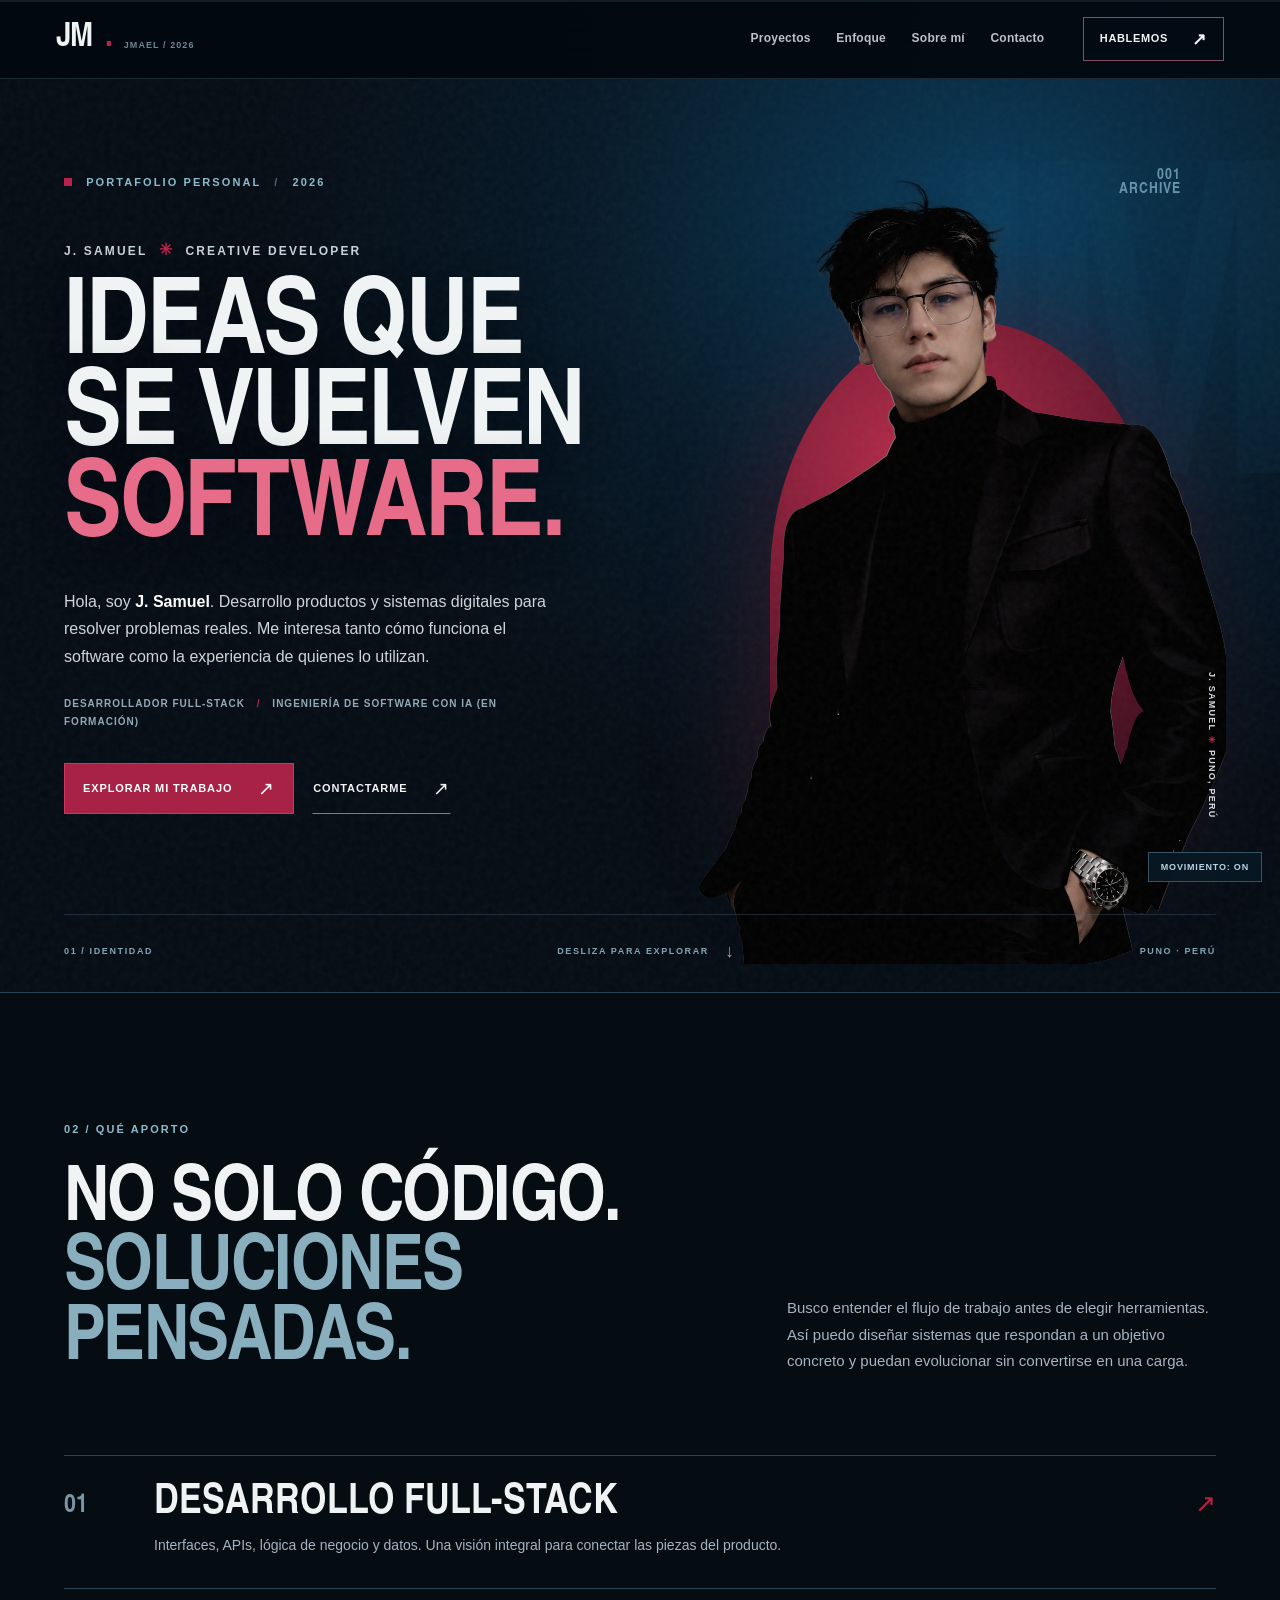
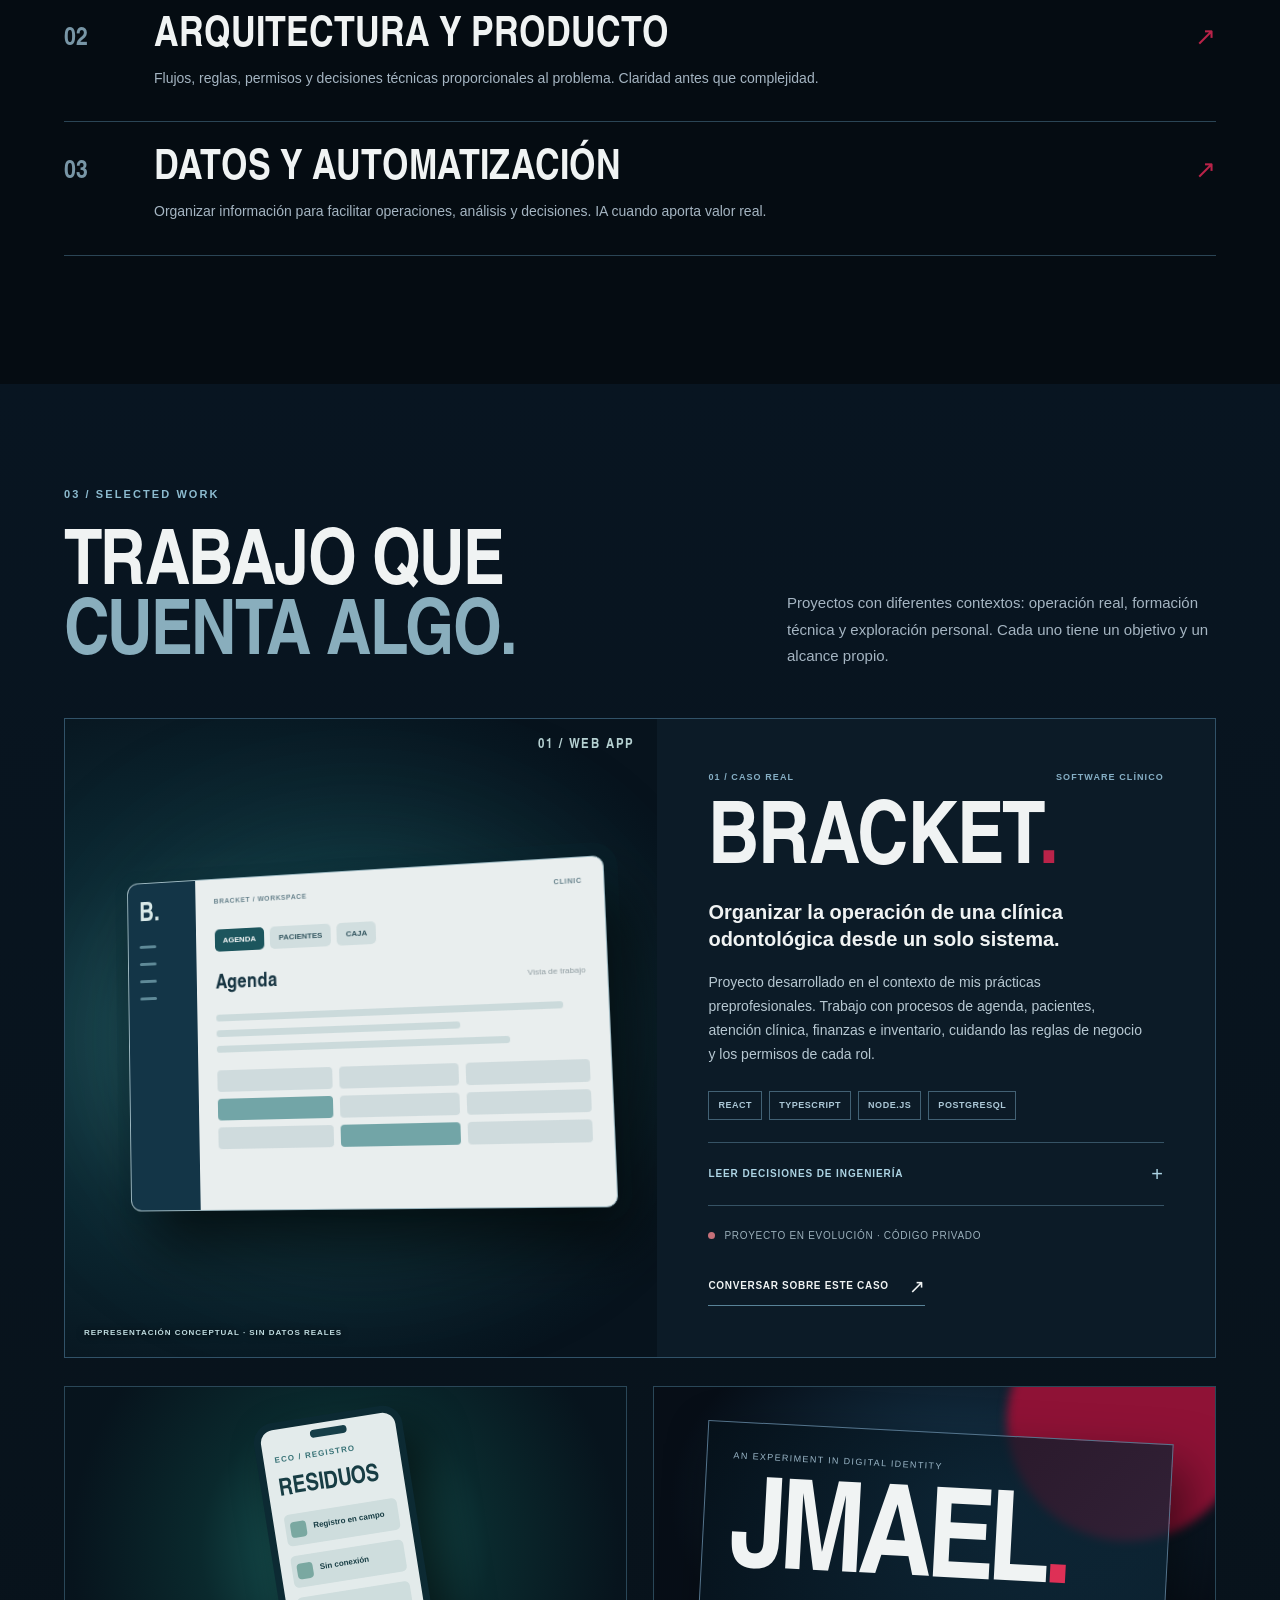
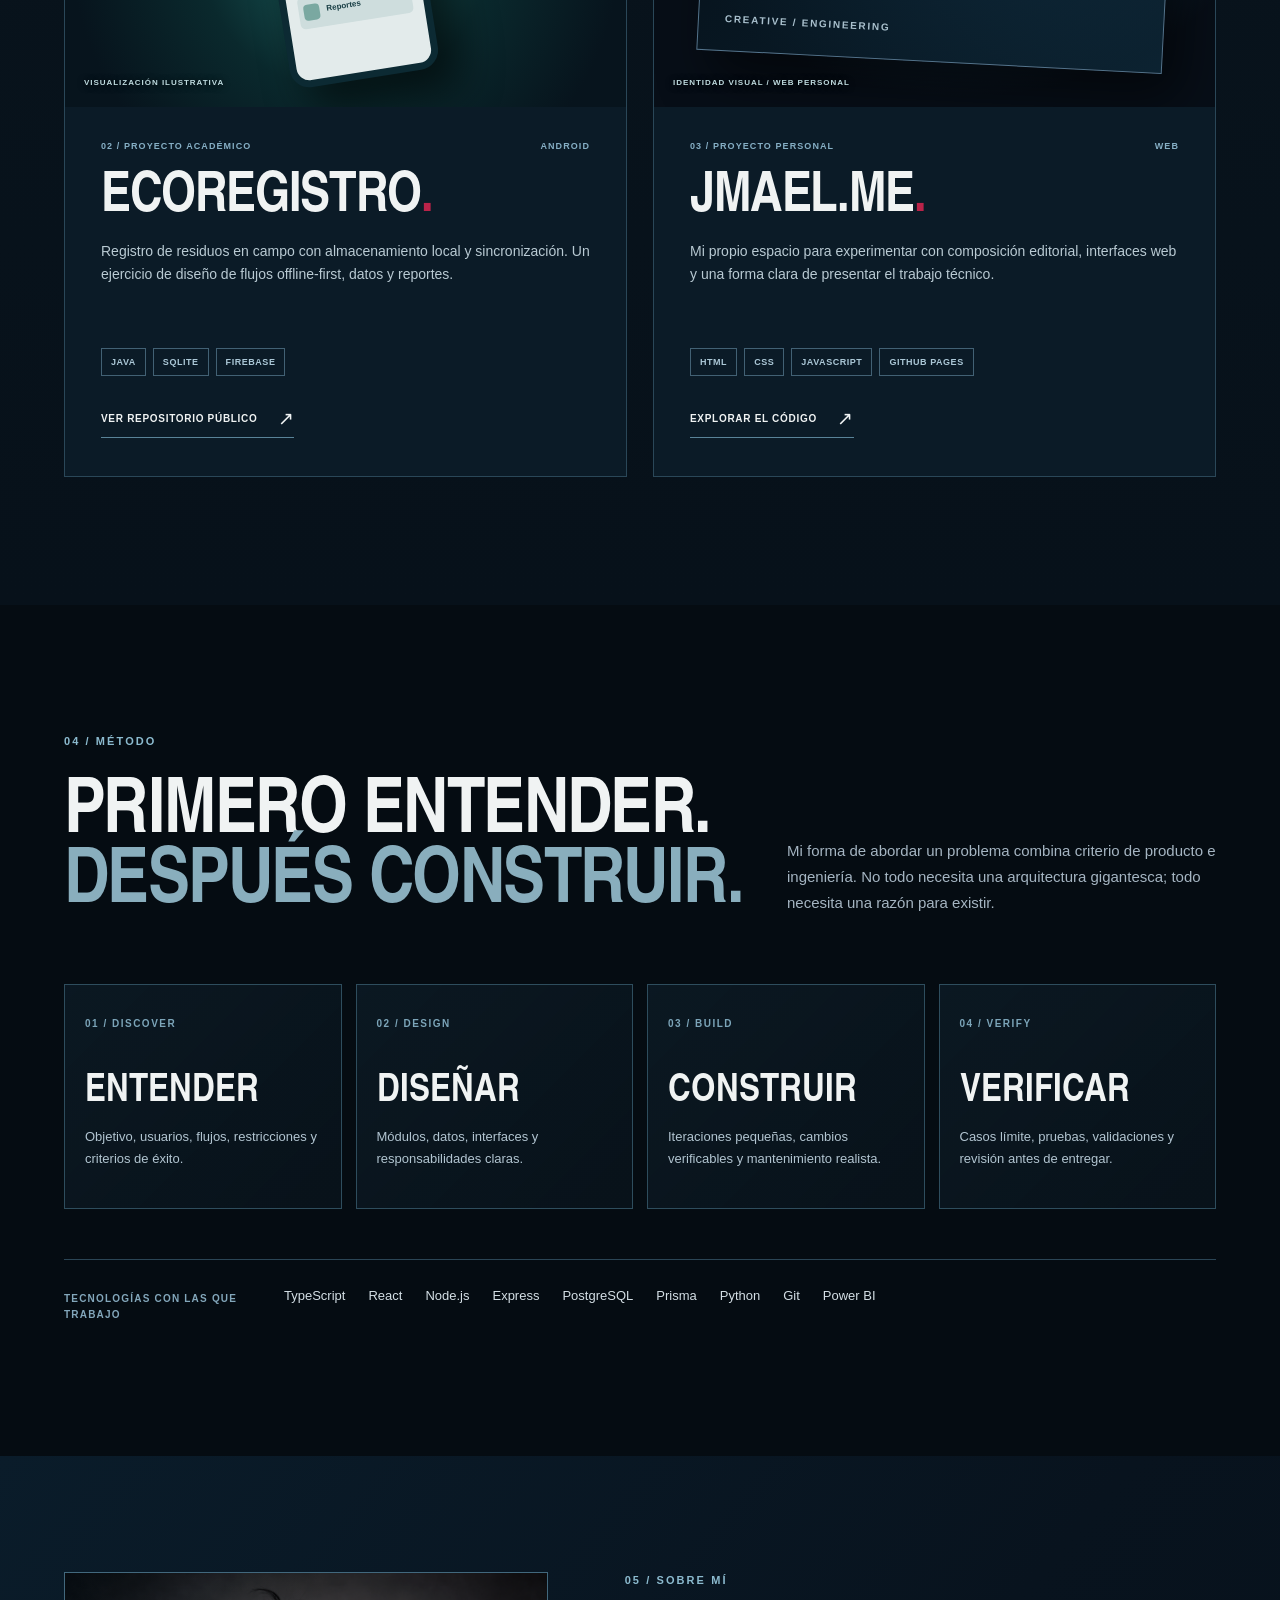
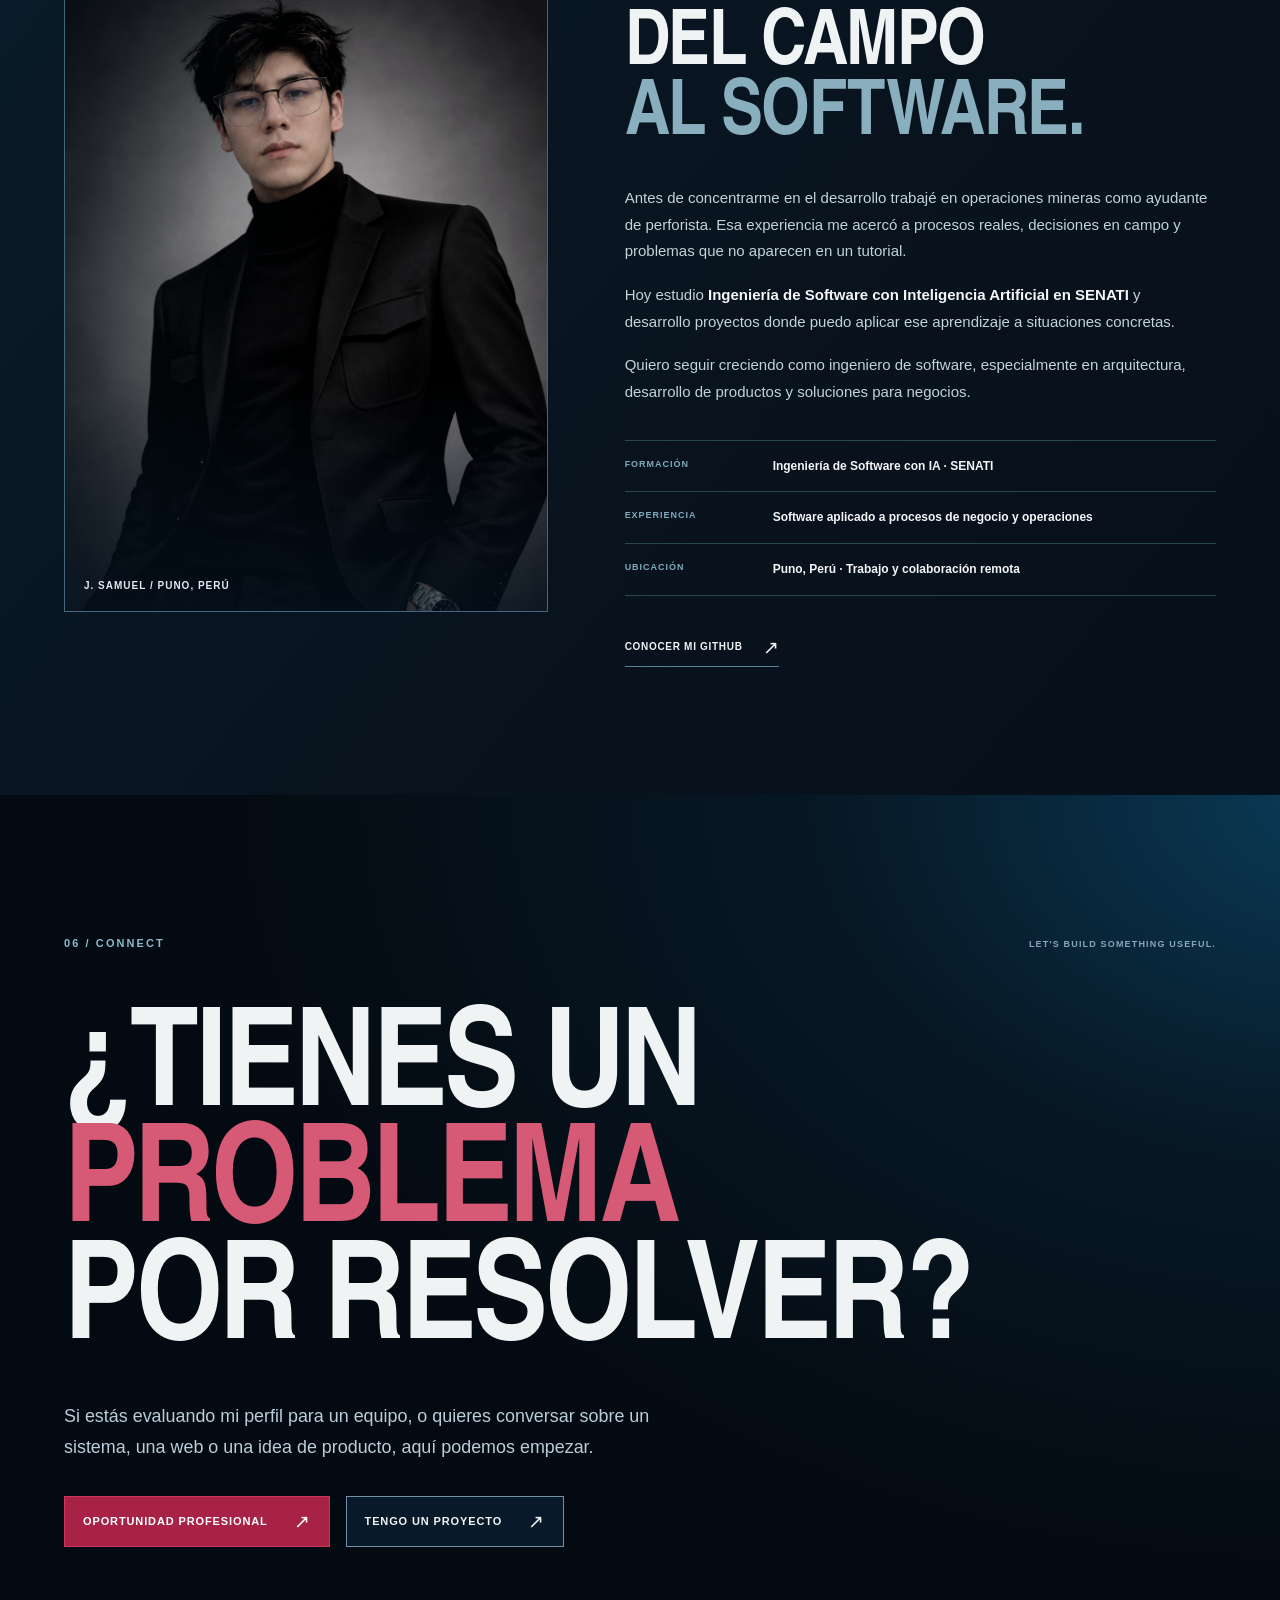
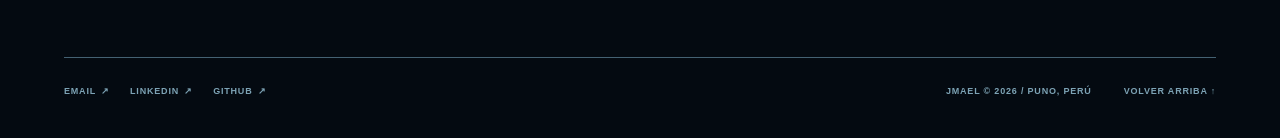
<file: index.html>
<!doctype html>
<html lang="es">
<head>
  <meta charset="utf-8">
  <meta name="viewport" content="width=device-width, initial-scale=1">
  <meta name="theme-color" content="#071018">
  <meta name="description" content="J. Samuel, desarrollador full-stack de Puno, Perú. Desarrollo productos y soluciones de software con foco en procesos reales, arquitectura y experiencia de usuario.">
  <meta name="author" content="Jose Samuel Quispe Mamani">
  <link rel="canonical" href="https://jmael.me/">
  <meta property="og:type" content="website">
  <meta property="og:locale" content="es_PE">
  <meta property="og:title" content="JMael | J. Samuel, desarrollo de software y productos">
  <meta property="og:description" content="Diseño soluciones. Construyo productos. Comparto el proceso. Conoce mis proyectos y mi forma de trabajar.">
  <meta property="og:url" content="https://jmael.me/">
  <meta name="twitter:card" content="summary">
  <title>JMael | J. Samuel · Desarrollador full-stack</title>
  <link rel="icon" href="data:image/svg+xml,%3Csvg xmlns='http://www.w3.org/2000/svg' viewBox='0 0 80 80'%3E%3Crect width='80' height='80' rx='12' fill='%23071018'/%3E%3Ctext x='13' y='56' font-family='Arial' font-size='41' font-weight='bold' fill='%23f2f4f5'%3EJM%3C/text%3E%3Ccircle cx='67' cy='56' r='4' fill='%23c22248'/%3E%3C/svg%3E">
  <link rel="preload" href="assets/display-bold.otf" as="font" type="font/otf" crossorigin>
  <link rel="preload" href="assets/j-samuel-portrait-lossless.webp" as="image" type="image/webp">
  <link rel="stylesheet" href="creative-portfolio.css?v=20261110c">
  <script src="creative-portfolio.js?v=20261110c" defer></script>
  <script type="application/ld+json">
  {
    "@context":"https://schema.org",
    "@type":"Person",
    "name":"Jose Samuel Quispe Mamani",
    "alternateName":"J. Samuel",
    "url":"https://jmael.me/",
    "jobTitle":"Desarrollador full-stack",
    "description":"Estudiante de Ingeniería de Software con IA y desarrollador de productos de software.",
    "homeLocation":{"@type":"Place","name":"Puno, Perú"},
    "sameAs":["https://github.com/SamuelShiw","https://www.linkedin.com/in/j-samuell/"]
  }
  </script>
</head>
<body>
  <a class="skip-link" href="#contenido">Saltar al contenido</a>
  <div class="reading-progress" aria-hidden="true"><span></span></div>
  <header class="site-header" id="arriba">
    <div class="header-inner">
      <a href="#inicio" class="brand" aria-label="JMael, volver al inicio">JM<span>.</span><small>JMAEL / 2026</small></a>
      <button class="menu-toggle" type="button" aria-label="Abrir menú" aria-expanded="false" aria-controls="nav-primary">
        <span class="menu-lines" aria-hidden="true"><i></i><i></i></span><span class="menu-text">MENÚ</span>
      </button>
      <nav class="site-nav" id="nav-primary" aria-label="Navegación principal">
        <a href="#proyectos">Proyectos</a>
        <a href="#enfoque">Enfoque</a>
        <a href="#perfil">Sobre mí</a>
        <a href="#contacto">Contacto</a>
      </nav>
      <a class="header-cta" href="mailto:sumailqm10@gmail.com?subject=Conversemos%20sobre%20software">HABLEMOS <span aria-hidden="true">↗</span></a>
    </div>
  </header>

  <main id="contenido">
    <section class="hero section-wrap" id="inicio" aria-labelledby="hero-title">
      <div class="hero-grain" aria-hidden="true"></div>
      <div class="hero-content">
        <p class="eyebrow hero-eyebrow"><span class="tiny-square" aria-hidden="true"></span> PORTAFOLIO PERSONAL <span class="eyebrow-divider">/</span> 2026</p>
        <p class="hero-overline">J. SAMUEL <span aria-hidden="true">✳</span> CREATIVE DEVELOPER</p>
        <h1 id="hero-title">IDEAS QUE<br>SE VUELVEN<br><span>SOFTWARE.</span></h1>
        <p class="hero-description">Hola, soy <strong>J. Samuel</strong>. Desarrollo productos y sistemas digitales para resolver problemas reales. Me interesa tanto cómo funciona el software como la experiencia de quienes lo utilizan.</p>
        <p class="hero-role">DESARROLLADOR FULL-STACK <span aria-hidden="true">/</span> INGENIERÍA DE SOFTWARE CON IA (EN FORMACIÓN)</p>
        <div class="hero-actions">
          <a class="button button-primary" href="#proyectos">EXPLORAR MI TRABAJO <span aria-hidden="true">↗</span></a>
          <a class="button button-text" href="#contacto">CONTACTARME <span aria-hidden="true">↗</span></a>
        </div>
      </div>
      <div class="hero-art" aria-label="Retrato editorial de J. Samuel">
        <div class="hero-red-shape" aria-hidden="true"></div>
        <div class="hero-photo-wrap">
          <img src="assets/j-samuel-portrait-lossless.webp" alt="Retrato de J. Samuel con traje oscuro y gafas" width="1024" height="1536" fetchpriority="high">
        </div>
        <span class="hero-photo-caption">J. SAMUEL <span aria-hidden="true">✳</span> PUNO, PERÚ</span>
        <span class="hero-art-index" aria-hidden="true">001<br>ARCHIVE</span>
      </div>
      <div class="hero-bottom"><span>01 / IDENTIDAD</span><a href="#proyectos">DESLIZA PARA EXPLORAR <span aria-hidden="true">↓</span></a><span>PUNO · PERÚ</span></div>
    </section>

    <section class="value-section section-wrap" id="enfoque" aria-labelledby="value-title">
      <div class="section-intro reveal">
        <p class="eyebrow">02 / QUÉ APORTO</p>
        <h2 class="section-title" id="value-title">NO SOLO CÓDIGO.<br><span>SOLUCIONES PENSADAS.</span></h2>
        <p>Busco entender el flujo de trabajo antes de elegir herramientas. Así puedo diseñar sistemas que respondan a un objetivo concreto y puedan evolucionar sin convertirse en una carga.</p>
      </div>
      <div class="capabilities">
        <article class="capability reveal"><span class="cap-number">01</span><div><h3>DESARROLLO FULL-STACK</h3><p>Interfaces, APIs, lógica de negocio y datos. Una visión integral para conectar las piezas del producto.</p></div><span class="cap-arrow" aria-hidden="true">↗</span></article>
        <article class="capability reveal"><span class="cap-number">02</span><div><h3>ARQUITECTURA Y PRODUCTO</h3><p>Flujos, reglas, permisos y decisiones técnicas proporcionales al problema. Claridad antes que complejidad.</p></div><span class="cap-arrow" aria-hidden="true">↗</span></article>
        <article class="capability reveal"><span class="cap-number">03</span><div><h3>DATOS Y AUTOMATIZACIÓN</h3><p>Organizar información para facilitar operaciones, análisis y decisiones. IA cuando aporta valor real.</p></div><span class="cap-arrow" aria-hidden="true">↗</span></article>
      </div>
    </section>

    <section class="work-section section-wrap" id="proyectos" aria-labelledby="work-title">
      <div class="section-intro work-intro reveal">
        <p class="eyebrow">03 / SELECTED WORK</p>
        <h2 class="section-title" id="work-title">TRABAJO QUE<br><span>CUENTA ALGO.</span></h2>
        <p>Proyectos con diferentes contextos: operación real, formación técnica y exploración personal. Cada uno tiene un objetivo y un alcance propio.</p>
      </div>

      <article class="project-feature reveal" id="caso-bracket" aria-labelledby="bracket-title">
        <div class="project-visual visual-bracket">
          <div class="ui-glow" aria-hidden="true"></div>
          <div class="mock-dashboard" aria-hidden="true">
            <div class="mock-sidebar"><b>B.</b><span></span><span></span><span></span><span></span></div>
            <div class="mock-main">
              <div class="mock-top"><span>BRACKET / WORKSPACE</span><span>CLINIC</span></div>
              <div class="mock-tabs"><i>AGENDA</i><i>PACIENTES</i><i>CAJA</i></div>
              <div class="mock-heading"><b>Agenda</b><small>Vista de trabajo</small></div>
              <div class="mock-line wide"></div><div class="mock-line"></div><div class="mock-line medium"></div>
              <div class="mock-calendar"><i></i><i></i><i></i><i></i><i></i><i></i><i></i><i></i><i></i></div>
            </div>
          </div>
          <span class="visual-disclaimer">REPRESENTACIÓN CONCEPTUAL · SIN DATOS REALES</span>
          <span class="visual-stamp" aria-hidden="true">01 / WEB APP</span>
        </div>
        <div class="project-content">
          <p class="project-meta"><span>01 / CASO REAL</span><span>SOFTWARE CLÍNICO</span></p>
          <h3 id="bracket-title">BRACKET<span class="dot">.</span></h3>
          <p class="project-lead">Organizar la operación de una clínica odontológica desde un solo sistema.</p>
          <p class="project-copy">Proyecto desarrollado en el contexto de mis prácticas preprofesionales. Trabajo con procesos de agenda, pacientes, atención clínica, finanzas e inventario, cuidando las reglas de negocio y los permisos de cada rol.</p>
          <div class="project-facts"><span>REACT</span><span>TYPESCRIPT</span><span>NODE.JS</span><span>POSTGRESQL</span></div>
          <details class="case-details">
            <summary>LEER DECISIONES DE INGENIERÍA <span aria-hidden="true">+</span></summary>
            <div class="case-details-body">
              <div><strong>EL PROBLEMA</strong><p>Coordinar procesos clínicos y administrativos con responsabilidades distintas sin duplicar información.</p></div>
              <div><strong>EL ENFOQUE</strong><p>Definir flujos por rol, separar operaciones clínicas y administrativas, modelar reglas de negocio y verificar los cambios.</p></div>
              <div><strong>LA RESPONSABILIDAD</strong><p>Desarrollo y evolución del producto dentro de mis prácticas preprofesionales, considerando un entorno de uso real.</p></div>
            </div>
          </details>
          <p class="project-state"><span class="state-dot"></span> PROYECTO EN EVOLUCIÓN · CÓDIGO PRIVADO</p>
          <a class="text-arrow" href="#contacto">CONVERSAR SOBRE ESTE CASO <span aria-hidden="true">↗</span></a>
        </div>
      </article>

      <div class="other-projects">
        <article class="project-small reveal" aria-labelledby="eco-title">
          <div class="small-visual visual-eco">
            <div class="eco-phone" aria-hidden="true"><div class="eco-notch"></div><small>ECO / REGISTRO</small><b>RESIDUOS</b><div class="eco-card"><i></i><span>Registro en campo</span></div><div class="eco-card"><i></i><span>Sin conexión</span></div><div class="eco-card"><i></i><span>Reportes</span></div></div>
            <span class="visual-disclaimer">VISUALIZACIÓN ILUSTRATIVA</span>
          </div>
          <div class="small-project-copy"><p class="project-meta"><span>02 / PROYECTO ACADÉMICO</span><span>ANDROID</span></p><h3 id="eco-title">ECOREGISTRO<span class="dot">.</span></h3><p>Registro de residuos en campo con almacenamiento local y sincronización. Un ejercicio de diseño de flujos offline-first, datos y reportes.</p><div class="project-facts"><span>JAVA</span><span>SQLITE</span><span>FIREBASE</span></div><a class="text-arrow" href="https://github.com/SamuelShiw/EcoRegistroSenati" target="_blank" rel="noopener noreferrer">VER REPOSITORIO PÚBLICO <span aria-hidden="true">↗</span></a></div>
        </article>
        <article class="project-small reveal" aria-labelledby="jmael-title">
          <div class="small-visual visual-jmael">
            <div class="jmael-poster" aria-hidden="true"><small>AN EXPERIMENT IN DIGITAL IDENTITY</small><strong>JMAEL<span>.</span></strong><em>CREATIVE / ENGINEERING</em></div>
            <span class="visual-disclaimer">IDENTIDAD VISUAL / WEB PERSONAL</span>
          </div>
          <div class="small-project-copy"><p class="project-meta"><span>03 / PROYECTO PERSONAL</span><span>WEB</span></p><h3 id="jmael-title">JMAEL.ME<span class="dot">.</span></h3><p>Mi propio espacio para experimentar con composición editorial, interfaces web y una forma clara de presentar el trabajo técnico.</p><div class="project-facts"><span>HTML</span><span>CSS</span><span>JAVASCRIPT</span><span>GITHUB PAGES</span></div><a class="text-arrow" href="https://github.com/SamuelShiw/SamuelShiw.github.io" target="_blank" rel="noopener noreferrer">EXPLORAR EL CÓDIGO <span aria-hidden="true">↗</span></a></div>
        </article>
      </div>
    </section>

    <section class="process-section section-wrap" id="proceso" aria-labelledby="process-title">
      <div class="section-intro reveal">
        <p class="eyebrow">04 / MÉTODO</p>
        <h2 class="section-title" id="process-title">PRIMERO ENTENDER.<br><span>DESPUÉS CONSTRUIR.</span></h2>
        <p>Mi forma de abordar un problema combina criterio de producto e ingeniería. No todo necesita una arquitectura gigantesca; todo necesita una razón para existir.</p>
      </div>
      <div class="process-grid">
        <article class="process-step reveal"><span>01 / DISCOVER</span><h3>ENTENDER</h3><p>Objetivo, usuarios, flujos, restricciones y criterios de éxito.</p></article>
        <article class="process-step reveal"><span>02 / DESIGN</span><h3>DISEÑAR</h3><p>Módulos, datos, interfaces y responsabilidades claras.</p></article>
        <article class="process-step reveal"><span>03 / BUILD</span><h3>CONSTRUIR</h3><p>Iteraciones pequeñas, cambios verificables y mantenimiento realista.</p></article>
        <article class="process-step reveal"><span>04 / VERIFY</span><h3>VERIFICAR</h3><p>Casos límite, pruebas, validaciones y revisión antes de entregar.</p></article>
      </div>
      <div class="toolkit reveal"><p>TECNOLOGÍAS CON LAS QUE TRABAJO</p><div><span>TypeScript</span><span>React</span><span>Node.js</span><span>Express</span><span>PostgreSQL</span><span>Prisma</span><span>Python</span><span>Git</span><span>Power BI</span></div></div>
    </section>

    <section class="about-section section-wrap" id="perfil" aria-labelledby="about-title">
      <div class="about-photo reveal"><div class="about-photo-frame"><img src="assets/j-samuel-portrait-lossless.webp" alt="J. Samuel, desarrollador de software" width="1024" height="1536" loading="lazy"></div><span>J. SAMUEL / PUNO, PERÚ</span></div>
      <div class="about-copy reveal">
        <p class="eyebrow">05 / SOBRE MÍ</p>
        <h2 class="section-title" id="about-title">DEL CAMPO<br><span>AL SOFTWARE.</span></h2>
        <p>Antes de concentrarme en el desarrollo trabajé en operaciones mineras como ayudante de perforista. Esa experiencia me acercó a procesos reales, decisiones en campo y problemas que no aparecen en un tutorial.</p>
        <p>Hoy estudio <strong>Ingeniería de Software con Inteligencia Artificial en SENATI</strong> y desarrollo proyectos donde puedo aplicar ese aprendizaje a situaciones concretas.</p>
        <p>Quiero seguir creciendo como ingeniero de software, especialmente en arquitectura, desarrollo de productos y soluciones para negocios.</p>
        <div class="about-points"><div><span>FORMACIÓN</span><strong>Ingeniería de Software con IA · SENATI</strong></div><div><span>EXPERIENCIA</span><strong>Software aplicado a procesos de negocio y operaciones</strong></div><div><span>UBICACIÓN</span><strong>Puno, Perú · Trabajo y colaboración remota</strong></div></div>
        <a class="text-arrow" href="https://github.com/SamuelShiw" target="_blank" rel="noopener noreferrer">CONOCER MI GITHUB <span aria-hidden="true">↗</span></a>
      </div>
    </section>

    <section class="contact-section section-wrap" id="contacto" aria-labelledby="contact-title">
      <div class="contact-top reveal"><p class="eyebrow">06 / CONNECT</p><span>LET'S BUILD SOMETHING USEFUL.</span></div>
      <h2 class="contact-title reveal" id="contact-title">¿TIENES UN<br><span>PROBLEMA</span><br>POR RESOLVER?</h2>
      <p class="contact-intro reveal">Si estás evaluando mi perfil para un equipo, o quieres conversar sobre un sistema, una web o una idea de producto, aquí podemos empezar.</p>
      <div class="contact-actions reveal">
        <a class="button button-primary" href="mailto:sumailqm10@gmail.com?subject=Oportunidad%20profesional%20-%20J.%20Samuel">OPORTUNIDAD PROFESIONAL <span aria-hidden="true">↗</span></a>
        <a class="button button-outline" href="https://wa.me/51901036216?text=Hola%20Samuel%2C%20quisiera%20conversar%20sobre%20un%20proyecto%20de%20software." target="_blank" rel="noopener noreferrer">TENGO UN PROYECTO <span aria-hidden="true">↗</span></a>
      </div>
      <div class="contact-footer"><div class="contact-links"><a href="mailto:sumailqm10@gmail.com">EMAIL <span aria-hidden="true">↗</span></a><a href="https://www.linkedin.com/in/j-samuell/" target="_blank" rel="noopener noreferrer">LINKEDIN <span aria-hidden="true">↗</span></a><a href="https://github.com/SamuelShiw" target="_blank" rel="noopener noreferrer">GITHUB <span aria-hidden="true">↗</span></a></div><span>JMAEL © 2026 / PUNO, PERÚ</span><a href="#inicio" class="back-top">VOLVER ARRIBA ↑</a></div>
    </section>
  </main>
  <button type="button" class="motion-switch" data-motion-toggle aria-pressed="false" aria-label="Reducir movimiento">MOVIMIENTO: ON</button>
</body>
</html>
</file>
<file: creative-portfolio.css>
@font-face {
  font-family: JMaelDisplay;
  src: url("assets/display-bold.otf") format("opentype");
  font-weight: 700;
  font-display: swap;
}
:root {
  color-scheme: dark;
  --bg: #050c12;
  --surface: #0b1823;
  --surface-2: #102333;
  --paper: #f0f3f3;
  --muted: #a5b5c2;
  --soft: #6c8797;
  --line: #2b4555;
  --red: #ba2349;
  --blue: #70beda;
  --headline: JMaelDisplay, Impact, "Arial Narrow", sans-serif;
  --ease: cubic-bezier(.2,.7,.2,1);
}
*, *::before, *::after { box-sizing: border-box; }
html { scroll-behavior: smooth; scroll-padding-top: 95px; }
body {
  margin: 0;
  background: var(--bg);
  color: var(--paper);
  font: 15px/1.6 "Segoe UI", Inter, Arial, sans-serif;
  overflow-x: hidden;
}
body::before {
  content: "";
  position: fixed;
  inset: 0;
  z-index: -1;
  pointer-events: none;
  background:
    radial-gradient(ellipse 80% 55% at 90% 5%,#07314d90,transparent 70%),
    linear-gradient(130deg,#070d14,#03090f);
}
a { color: inherit; text-decoration: none; }
button { color: inherit; cursor: pointer; font: inherit; }
a, button { -webkit-tap-highlight-color: transparent; }
a:focus-visible, button:focus-visible { outline: 2px solid #88ddff; outline-offset: 5px; }
::selection { background: #9a1740; color: white; }
.skip-link {
  position: fixed; top: -70px; left: 12px; z-index: 1000;
  background: #bcecff; color: #06131d; padding: 12px 18px; font-weight: 700;
}
.skip-link:focus { top: 10px; }
.reading-progress {
  height: 2px; position: fixed; left: 0; top: 0; right: 0; z-index: 120;
  background: #3e5a6640;
}
.reading-progress span {
  display: block; height: 100%; width: 100%;
  background: var(--red); transform: scaleX(0); transform-origin: left center;
}
.site-header {
  position: sticky; top: 0; z-index: 100;
  background: rgba(3,9,15,.88);
  border-bottom: 1px solid #263844b3;
  backdrop-filter: blur(18px);
  -webkit-backdrop-filter: blur(18px);
}
.header-inner {
  max-width: 1420px;
  margin: auto;
  padding: 0 clamp(20px,4.4vw,72px);
  min-height: 78px;
  display: flex; align-items: center; gap: clamp(20px,3vw,56px);
}
.brand {
  flex-shrink: 0; display: inline-flex; align-items: center; gap: 13px;
  font: 700 34px/.9 var(--headline); letter-spacing: -.055em;
}
.brand span { color: var(--red); }
.brand small {
  font: 600 9px/1.2 "Segoe UI", Arial, sans-serif; letter-spacing: .12em;
  color: var(--soft); align-self: end; margin-bottom: 4px;
}
.site-nav {
  display: flex; gap: clamp(18px,2vw,33px); align-items: center; margin-left: auto;
}
.site-nav a {
  position: relative; font-size: 12px; font-weight: 600; letter-spacing: .02em;
  color: #b9c3cb; padding: 14px 0; transition: color .2s;
}
.site-nav a:hover, .site-nav a[aria-current="location"] { color: #fff; }
.site-nav a::after {
  content: ""; position: absolute; height: 2px; bottom: 7px; left: 0; right: 0;
  background: var(--red); transform: scaleX(0); transform-origin: right;
  transition: transform .22s var(--ease);
}
.site-nav a:hover::after, .site-nav a[aria-current="location"]::after {
  transform: scaleX(1); transform-origin: left;
}
.header-cta {
  display: inline-flex; align-items: center; gap: 24px;
  padding: 12px 16px; border: 1px solid #815063;
  font-size: 11px; font-weight: 700; letter-spacing: .06em;
  white-space: nowrap; transition: background .2s,border-color .2s;
}
.header-cta:hover { background: #8c234133; border-color: #e15b7b; }
.header-cta span { font-size: 17px; line-height: 1; }
.menu-toggle { display: none; }
.section-wrap {
  position: relative; max-width: 1420px;
  margin: 0 auto;
  padding-left: clamp(20px,5vw,80px);
  padding-right: clamp(20px,5vw,80px);
}
.eyebrow {
  margin: 0; color: #8cbbcf;
  font-size: 11px; font-weight: 700; letter-spacing: .19em; text-transform: uppercase;
}
.tiny-square { display:inline-block; width: 8px; height: 8px; background: var(--red); margin-right: 9px; }
.eyebrow-divider { color: #496a7c; margin: 0 8px; }
.section-intro { display: grid; grid-template-columns: minmax(0,1.05fr) minmax(240px,.65fr); align-items: end; gap: 30px; }
.section-intro .eyebrow { grid-column: 1/-1; }
.section-title {
  margin: 0;
  font: 700 clamp(47px,6vw,94px)/.91 var(--headline);
  letter-spacing: -.02em;
  text-transform: uppercase;
}
.section-title span { color: #89aebd; }
.section-intro > p:last-child {
  max-width: 440px; margin: 0 0 4px;
  color: var(--muted); line-height: 1.75; font-size: 15px;
}
.dot { color: var(--red); }

/* 01 - Hero */
.hero {
  min-height: min(850px,calc(100svh - 78px));
  display: grid;
  grid-template-columns: minmax(0,1.12fr) minmax(340px,.88fr);
  align-items: stretch;
  overflow: clip;
  isolation: isolate;
  background:
    radial-gradient(ellipse 70% 80% at 78% 15%,#093b5b 0%,#061725 48%,transparent 84%),
    #050c14;
  border-bottom: 1px solid #284557;
}
.hero::before {
  content: "JM"; position: absolute; z-index: 0; pointer-events: none;
  right: 0; top: 9%;
  font: 700 clamp(230px,34vw,520px)/1 var(--headline);
  color: #145070; opacity: .1; letter-spacing: -.07em;
}
.hero-grain {
  pointer-events: none; position:absolute; inset:0; z-index:5; opacity:.095;
  background-image: url("data:image/svg+xml,%3Csvg viewBox='0 0 200 200' xmlns='http://www.w3.org/2000/svg'%3E%3Cfilter id='n'%3E%3CfeTurbulence type='fractalNoise' baseFrequency='.73' numOctaves='3' stitchTiles='stitch'/%3E%3C/filter%3E%3Crect width='100%25' height='100%25' filter='url(%23n)' opacity='.5'/%3E%3C/svg%3E");
}
.hero-content { z-index: 7; position: relative; align-self: center; padding: 95px 0 100px; }
.hero-eyebrow { margin-bottom: clamp(30px,5vh,60px); }
.hero-overline { margin:0 0 23px; font-size: 12px; font-weight: 700; letter-spacing: .18em; color:#c6d3db; }
.hero-overline span { color: var(--red); font-size: 16px; margin: 0 6px; }
.hero h1 {
  position: relative; z-index: 2;
  margin: 0 0 30px;
  white-space: nowrap;
  font: 700 clamp(70px,8.25vw,130px)/.86 var(--headline);
  letter-spacing: -.023em;
  text-transform: uppercase;
  text-shadow: 0 10px 38px #01080e77;
}
.hero h1 span { color: #e66c89; }
.hero-description {
  margin: 0; max-width: 500px;
  color: #ced6da; font-size: clamp(15px,1.25vw,18px); line-height: 1.72;
}
.hero-description strong { color:#fff; font-weight:700; }
.hero-role {
  max-width: 485px; margin: 25px 0 0;
  font-size: 10px; font-weight: 700; letter-spacing:.10em; color:#92abb9; line-height:1.8;
}
.hero-role span { color: var(--red); padding:0 8px; }
.hero-actions { display: flex; align-items: center; flex-wrap:wrap; gap: 18px; margin-top: 32px; }
.button {
  display: inline-flex; align-items:center; justify-content:space-between;
  min-height: 51px; gap: 26px; padding: 14px 18px;
  font: 700 11px/1.35 "Segoe UI",Arial,sans-serif;
  letter-spacing: .08em; text-transform: uppercase;
  border:1px solid transparent;
  transition: background .22s,transform .22s,border-color .22s;
}
.button span { font-size:19px; font-weight:400; line-height:1; }
.button-primary { background:#a72245; border-color:#ce365d; color:white; }
.button-primary:hover { background:#c02c51; transform:translateY(-3px); }
.button-text { padding-left:0; padding-right:0; border-bottom-color:#668799; }
.button-text:hover { border-bottom-color:#e4eff5; color:white; }
.button-outline { border-color:#7291a4;background:#081a29; }
.button-outline:hover { background:#153e57; transform:translateY(-3px); }
.hero-art {
  position: relative; z-index:1;
  min-width: 0;
  display:flex; align-items:flex-end; justify-content:center;
}
.hero-red-shape {
  position:absolute; z-index:-1;
  width: min(78%,420px); height: 62%;
  left: 12%; bottom: 9%; border-radius: 50% 50% 4px 4px;
  background:radial-gradient(circle at 36% 27%,#b42b4a,#581126 62%,#271019);
  filter:drop-shadow(0 0 60px #6b1b3170);
  transform: translate3d(var(--art-x,0px),var(--art-y,0px),0);
  transition:transform .36s ease-out;
}
.hero-photo-wrap {
  position:absolute; width:min(107%,590px); bottom:-6%; right:-2%;
  aspect-ratio:2/3;
  display:flex;align-items:flex-end;justify-content:center;
  transform: translate3d(var(--photo-x,0px),var(--photo-y,0px),0);
  transition:transform .38s ease-out;
  overflow: visible;
}
.hero-photo-wrap img {
  display:block; width:100%; height:auto; aspect-ratio:2/3;
  object-fit:contain;
  /* The original portrait and its alpha-mask share the same 1024x1536 dimensions. */
  -webkit-mask-image:url("assets/j-samuel-alpha.webp");
  mask-image:url("assets/j-samuel-alpha.webp");
  -webkit-mask-size:100% 100%; mask-size:100% 100%;
  -webkit-mask-position:center; mask-position:center;
  -webkit-mask-repeat:no-repeat; mask-repeat:no-repeat;
  filter:brightness(.88) contrast(1.11) saturate(.82);
}
.hero-photo-caption {
  position:absolute; bottom:96px;right:-3px;
  font-size: 9px; font-weight: 700; letter-spacing:.14em; color:#d7dfe2;
  writing-mode: vertical-rl; z-index: 4;
}
.hero-photo-caption span { color:var(--red); }
.hero-art-index {
  position:absolute; right: 35px; top: 90px; text-align:right;
  color:#6593ad; font:700 15px/.9 var(--headline); letter-spacing:.07em;
}
.hero-bottom {
  grid-column:1/-1; position:relative;z-index:8;
  display:flex;justify-content:space-between;align-items:center;
  border-top:1px solid #47617260; padding: 22px 0 26px; gap:16px;
  color:#86a4b6;font-size:9px;font-weight:700;letter-spacing:.18em;
}
.hero-bottom a:hover {color:#e9f4f9;}
.hero-bottom a span {padding-left:12px;font-size:18px;vertical-align:middle;}

/* 02 - Capabilities */
.value-section { padding-top:clamp(85px,10vw,145px); padding-bottom:clamp(80px,10vw,140px); }
.capabilities { margin-top: clamp(44px,6vw,80px);border-top:1px solid var(--line); }
.capability {
  padding: 27px 0 31px;display:grid;grid-template-columns:70px minmax(0,1fr) 45px;
  gap: 20px;align-items:start;border-bottom:1px solid var(--line);
  transition: background .2s,padding .25s;
}
.cap-number {font:700 26px var(--headline);color:#7896a6;padding-top:8px;}
.capability h3 {margin:0 0 7px;font:700 clamp(30px,3.25vw,52px)/1.05 var(--headline);}
.capability p {max-width:670px;margin:0;color:var(--muted);font-size:14px;line-height:1.68;}
.cap-arrow {font-size:25px;color:var(--red);text-align:right;transition:transform .2s;}
.capability:hover .cap-arrow {transform:translate(4px,-4px);}

/* 03 - Work */
.work-section {padding-top:clamp(75px,8vw,115px);padding-bottom:clamp(90px,10vw,140px);background:linear-gradient(180deg,#081521,#08131c 60%,#07111a);}
.work-intro {padding-bottom:45px;}
.project-feature {
  min-height:510px;
  display:grid;grid-template-columns:minmax(0,1.03fr) minmax(0,.97fr);
  background: #0c1b27; border:1px solid #315268;
}
.project-visual {min-height:510px;position:relative;overflow:hidden;isolation:isolate;}
.visual-bracket {
  display:flex;align-items:center;justify-content:center;
  background:radial-gradient(ellipse at 28% 50%,#204f57,#0c2832 42%,#07131d 85%);
}
.ui-glow {position:absolute; width:440px;height:360px;border-radius:50%;background:#2d98963d;filter:blur(85px);}
.mock-dashboard {
  position:relative; display:flex;
  width:82%;height:62%;max-height:340px;
  background:#e9eeee;border:1px solid #9cb7c0;
  border-radius:11px;overflow:hidden;
  transform:perspective(900px) rotateY(-8deg) rotateX(3deg) rotateZ(-2deg);
  box-shadow:20px 36px 60px #000a,0 0 0 13px #0c2d3933;
}
.mock-sidebar {width:15%;padding:18px 12px;display:flex;flex-direction:column;gap:15px;background:#133547;}
.mock-sidebar b {color:#d9e9e8;font:700 27px var(--headline);}
.mock-sidebar span {width:18px;height:3px;background:#5f8a98;border-radius:2px;}
.mock-main {flex:1;min-width:0;color:#153340;padding:17px 20px;overflow:hidden;}
.mock-top {display:flex;justify-content:space-between;gap:12px;font-size:7px;font-weight:800;letter-spacing:.09em;color:#67828c;}
.mock-tabs {display:flex;gap:6px;margin:24px 0 21px;}
.mock-tabs i {font:700 8px Arial,sans-serif;font-style:normal;background:#d1dedf;color:#31545e;padding:7px 9px;border-radius:5px;}
.mock-tabs i:first-child {background:#1c555d;color:white;}
.mock-heading {display:flex;align-items:baseline;justify-content:space-between;}
.mock-heading b {font:700 21px var(--headline);}
.mock-heading small {font-size:8px;color:#8e9ba0;}
.mock-line {height:7px;border-radius:3px;background:#cbdadb;width:67%;margin-top:9px;}
.mock-line.wide {margin-top:19px;width:94%;}
.mock-line.medium {width:80%;}
.mock-calendar {display:grid;grid-template-columns:repeat(3,1fr);gap:7px;margin-top:18px;}
.mock-calendar i {height:22px;border-radius:4px;background:#cfdbdd;}
.mock-calendar i:nth-child(4), .mock-calendar i:nth-child(8) {background:#72a5a7;}
.visual-disclaimer {
  position:absolute;left:19px;bottom:17px;z-index:3;
  font-size:8px;font-weight:700;letter-spacing:.12em;color:#bfdbdf;
  text-shadow:0 1px 7px #000;
}
.visual-stamp {
  position:absolute;right:22px;top:18px;color:#b5d0d1;
  font:700 14px var(--headline);letter-spacing:.13em;
}
.project-content {padding:clamp(34px,4vw,68px);display:flex;flex-direction:column;align-items:flex-start;min-width:0;}
.project-meta {display:flex;flex-wrap:wrap;gap:12px;justify-content:space-between;width:100%;margin:0 0 22px;font-size:9px;font-weight:800;letter-spacing:.12em;color:#86afc5;}
.project-content h3,.small-project-copy h3 {
  margin:0 0 16px;font:700 clamp(52px,6.8vw,100px)/.88 var(--headline);
  letter-spacing:-.025em;
}
.project-lead {margin:0 0 17px;font-size:20px;font-weight:600;line-height:1.34;max-width:390px;}
.project-copy {margin:0;color:#b7c8d2;line-height:1.72;font-size:14px;max-width:440px;}
.project-facts {display:flex;flex-wrap:wrap;gap:7px;margin:25px 0 22px;}
.project-facts span {border:1px solid #426174;color:#acc8d7;padding:6px 9px;font-size:9px;letter-spacing:.06em;font-weight:700;}
.project-state {display:flex;align-items:center;gap:9px;color:#9bb0bb;margin:0 0 25px;font-size:10px;letter-spacing:.07em;}
.state-dot {width:7px;height:7px;background:#c67079;border-radius:50%;flex-shrink:0;}
.text-arrow {display:inline-flex;align-items:center;gap:20px;border-bottom:1px solid #598398;padding:8px 0 9px;font-size:10px;font-weight:800;letter-spacing:.07em;transition:color .2s,border-color .2s;}
.text-arrow span {font-size:19px;font-weight:400;line-height:1;}
.text-arrow:hover {color:#87dafa;border-color:#87dafa;}
.other-projects {display:grid;grid-template-columns:repeat(2,minmax(0,1fr));gap:26px;margin-top:28px;}
.project-small {background:#0b1b27;border:1px solid #2a4758;min-width:0;}
.small-visual {height:320px;position:relative;overflow:hidden;display:grid;place-items:center;}
.visual-eco {background:radial-gradient(circle at 50% 50%,#1c625f,#0a292d 45%,#07141d 85%);}
.eco-phone {
  width:150px;height:267px;border-radius:20px;background:#e3ebeb;
  box-shadow:18px 23px 42px #0009;border:7px solid #0c2a33;
  transform:rotate(-9deg);padding:25px 11px 12px;position:relative;
  color:#173d44;
}
.eco-notch {position:absolute;top:6px;left:37%;width:27%;height:8px;border-radius:20px;background:#163e48;}
.eco-phone small {display:block;font-size:8px;font-weight:800;letter-spacing:.14em;color:#397377;}
.eco-phone b {display:block;font:700 24px var(--headline);margin:9px 0;}
.eco-card {display:flex;align-items:center;gap:7px;margin:10px 0;background:#cedddd;padding:8px 5px;border-radius:5px;font-size:8px;font-weight:700;}
.eco-card i {height:16px;width:16px;border-radius:4px;background:#7aa8a1;flex:none;}
.visual-jmael {background:radial-gradient(ellipse at 55% 35%,#173a52,#070e17 67%);}
.visual-jmael::before {content:"";position:absolute;width:240px;height:240px;border-radius:50%;background:#8f1236;filter:blur(5px);top:-86px;right:-32px;}
.jmael-poster {
  width:83%;height:72%;position:relative;z-index:1;padding:26px;
  display:flex;flex-direction:column;justify-content:space-between;
  border:1px solid #54748c;background:linear-gradient(130deg,#05111ac9,#0e2b3cb3);
  transform:rotate(3deg);box-shadow:16px 23px 50px #0008;
}
.jmael-poster small {font-size:9px;letter-spacing:.15em;color:#9ab6c7;}
.jmael-poster strong {font:700 clamp(68px,10vw,125px)/.83 var(--headline);letter-spacing:-.05em;}
.jmael-poster strong span {color:#de3056;}
.jmael-poster em {font:700 10px Arial,sans-serif;font-style:normal;letter-spacing:.17em;color:#a9c0cd;}
.small-project-copy {padding:32px 36px 38px;}
.small-project-copy h3 {font-size:clamp(44px,4.3vw,69px);margin-bottom:16px;}
.small-project-copy > p:not(.project-meta) {color:#b9cad3;line-height:1.65;font-size:14px;min-height:93px;max-width:510px;}
.small-project-copy .project-facts {margin:15px 0 25px;}

/* 04 - Process */
.process-section {padding-top:clamp(80px,10vw,150px);padding-bottom:clamp(80px,10vw,140px);}
.process-grid {display:grid;grid-template-columns:repeat(4,minmax(0,1fr));margin-top:64px;gap:14px;}
.process-step {
  min-height:225px;padding:25px 20px;border:1px solid #2e4d5d;
  background:linear-gradient(135deg,#10212d99,#08121a);
}
.process-step > span {font-size:10px;font-weight:800;letter-spacing:.15em;color:#7ca5b9;}
.process-step h3 {font:700 clamp(31px,3vw,46px)/1 var(--headline);margin:40px 0 13px;}
.process-step p {color:#b2c5d1;font-size:13px;line-height:1.7;margin:0;}
.toolkit {display:flex;align-items:flex-start;gap:45px;border-top:1px solid var(--line);padding-top:26px;margin-top:50px;}
.toolkit > p {max-width:175px;min-width:175px;color:#83a7bb;font-size:10px;font-weight:800;letter-spacing:.12em;margin:5px 0;}
.toolkit > div {display:flex;flex-wrap:wrap;gap:10px 23px;}
.toolkit span {font-size:13px;color:#d4dfe5;}

/* 05 - Personal story */
.about-section {
  display:grid;grid-template-columns:minmax(0,.9fr) minmax(0,1.1fr);
  gap:clamp(35px,6vw,90px);
  padding-top:clamp(75px,9vw,130px);padding-bottom:clamp(80px,10vw,145px);
  background:linear-gradient(130deg,#0a1c2a,#08131e 55%,#06101a);
}
.about-photo {min-width:0;position:relative;align-self:start;}
.about-photo-frame {
  height:clamp(400px,50vw,660px);
  overflow:hidden;position:relative;
  border:1px solid #42687d;
  background:#1d2831;
}
.about-photo-frame::after {
  content:"";position:absolute;inset:0;
  background:linear-gradient(0deg,#04111ebd,transparent 37%),linear-gradient(90deg,#0719234d,transparent 55%);
  pointer-events:none;
}
.about-photo img {
  width:100%;height:100%;display:block;object-fit:cover;
  object-position:50% 13%;
  filter:contrast(1.04) saturate(.75);
}
.about-photo>span {
  position:absolute;bottom:18px;left:20px;z-index:1;
  color:#e0e9ee;font-size:10px;font-weight:700;letter-spacing:.1em;
}
.about-copy {align-self:center;}
.about-copy .eyebrow {margin-bottom:24px;}
.about-copy .section-title {margin-bottom:32px;}
.about-copy>p:not(.eyebrow) {margin:0 0 17px;max-width:585px;color:#c5d2d9;font-size:15px;line-height:1.78;}
.about-copy strong {color:#f4f6f7;}
.about-points {margin:34px 0;border-top:1px solid var(--line);}
.about-points>div {display:grid;grid-template-columns:130px 1fr;gap:18px;padding:16px 0;border-bottom:1px solid var(--line);}
.about-points span {font-size:9px;font-weight:700;letter-spacing:.11em;color:#81aabd;}
.about-points strong {font-size:12px;font-weight:600;line-height:1.55;}

/* 06 - Contact */
.contact-section {
  padding-top:clamp(90px,11vw,160px);padding-bottom:40px;
  background:radial-gradient(ellipse 90% 85% at 105% 0%,#0a3b58 0%,#071825 45%,#040a11 100%);
}
.contact-top {display:flex;align-items:center;justify-content:space-between;gap:25px;}
.contact-top>span {font-size:9px;font-weight:700;color:#82a8ba;letter-spacing:.13em;}
.contact-title {
  font:700 clamp(75px,10.7vw,166px)/.85 var(--headline);
  margin:65px 0 34px;letter-spacing:-.025em;
  text-transform:uppercase;
}
.contact-title span {color:#d65976;}
.contact-intro {font-size:clamp(15px,1.4vw,19px);line-height:1.7;color:#b9ceda;max-width:610px;margin:0;}
.contact-actions {display:flex;gap:16px;flex-wrap:wrap;margin:34px 0 110px;}
.contact-footer {
  display:grid;grid-template-columns:1fr auto auto;align-items:center;gap:32px;
  border-top:1px solid #446172;
  padding:26px 0 0;color:#7da3b5;font-size:9px;font-weight:700;letter-spacing:.09em;
}
.contact-links {display:flex;gap:20px;flex-wrap:wrap;}
.contact-links a:hover,.back-top:hover {color:#d6f0fc;}
.contact-links a span {margin-left:2px;}
.motion-switch {
  position:fixed;right:18px;bottom:18px;z-index:50;
  background:#081924e6;border:1px solid #355365;color:#bad2df;
  padding:9px 12px;font:700 9px Arial,sans-serif;letter-spacing:.09em;
  backdrop-filter:blur(9px);
}
.motion-switch:hover {border-color:#9ac4d8;color:white;}

/* Motion never removes content in the non-JavaScript fallback. */
.reveal {opacity:1;transform:none;}
.motion-ready .reveal:not(.is-visible) {
  opacity:0;transform:translate3d(0,26px,0);
}
.motion-ready .reveal {
  transition:opacity .7s var(--ease),transform .7s var(--ease);
}
.motion-ready .reveal.is-visible {
  opacity:1;transform:none;
}
@media (hover:hover) and (pointer:fine) {
  .project-feature:hover .mock-dashboard {transform:perspective(900px) rotateY(-5deg) rotateX(2deg) rotateZ(-1deg) translateY(-5px);}
  .mock-dashboard {transition:transform .4s var(--ease);}
  .project-small:hover {border-color:#58819a;}
  .project-small {transition:border-color .25s;}
}

/* Desktop and tablet */
@media (max-width:1180px) {
  .hero {grid-template-columns:minmax(0,1fr) minmax(310px,.82fr);min-height:730px;}
  .hero h1 {font-size:clamp(67px,8.2vw,102px);}
  .hero-photo-wrap {width:min(120%,560px);right:-10%;bottom:-3%;}
  .hero-content {padding-top:75px;}
  .project-content {padding:34px;}
  .project-content h3 {font-size:72px;}
  .contact-title {font-size:clamp(78px,10vw,140px);}
}
@media (max-width:900px) {
  .header-inner {min-height:70px;}
  .brand small {display:none;}
  .site-nav {gap:17px;}
  .header-cta {padding:10px 12px;gap:10px;}
  .hero {grid-template-columns: 1fr .76fr;min-height:695px;}
  .hero-content {padding-top:72px;padding-bottom:100px;}
  .hero h1 {font-size:clamp(60px,8vw,82px);}
  .hero-art {opacity:.83;}
  .hero-photo-wrap {width:135%;right:-25%;}
  .hero-description {max-width:365px;font-size:15px;}
  .hero-actions {gap:14px;}
  .button {padding:12px 14px;gap:13px;}
  .section-intro {grid-template-columns:1fr;gap:18px;}
  .section-intro .eyebrow {grid-column:auto;}
  .section-intro > p:last-child {max-width:650px;}
  .project-feature {grid-template-columns:1fr;}
  .project-visual {min-height:370px;}
  .project-content h3 {font-size:70px;}
  .mock-dashboard {width:70%;height:260px;}
  .other-projects {gap:15px;}
  .small-project-copy {padding:25px 22px 32px;}
  .small-project-copy h3 {font-size:49px;}
  .process-grid {grid-template-columns:repeat(2,minmax(0,1fr));}
  .about-section {gap:28px;}
  .about-photo-frame {height:490px;}
  .about-copy .section-title {font-size:55px;}
  .about-points>div {grid-template-columns:1fr;gap:5px;}
  .contact-footer {grid-template-columns:1fr auto;}
  .contact-footer>span {display:none;}
}
@media (max-width:720px) {
  html {scroll-padding-top:75px;}
  .header-inner {min-height:68px;}
  .menu-toggle {
    display:inline-flex;align-items:center;gap:11px;order:3;background:none;
    border:0;padding:12px 0 12px 10px;font-size:11px;font-weight:700;letter-spacing:.06em;
  }
  .menu-lines {display:grid;gap:5px;}
  .menu-lines i {display:block;width:18px;height:2px;background:#e8edf0;transition:transform .2s;}
  .menu-toggle[aria-expanded="true"] .menu-lines i:first-child {transform:translateY(3.5px) rotate(45deg);}
  .menu-toggle[aria-expanded="true"] .menu-lines i:last-child {transform:translateY(-3.5px) rotate(-45deg);}
  .site-nav {
    display:none;position:absolute;top:68px;left:0;right:0;
    padding:15px 22px 24px;background:#081622f7;border-bottom:1px solid var(--line);
    flex-direction:column;gap:0;align-items:stretch;box-shadow:0 25px 40px #0009;
  }
  .site-nav.open {display:flex;}
  .site-nav a {font-size:15px;padding:13px 4px;}
  .site-nav a::after {display:none;}
  .header-cta {margin-left:auto;font-size:10px;}
  .hero {
    min-height:auto;display:flex;flex-direction:column;
    padding-top:50px;
  }
  .hero-content {padding:10px 0 0;}
  .hero-eyebrow {margin-bottom:35px;}
  .hero-overline {margin-bottom:15px;font-size:10px;}
  .hero h1 {font-size:clamp(56px,12.2vw,97px);white-space:normal;line-height:.9;}
  .hero-description {font-size:15px;max-width:570px;}
  .hero-role {font-size:9px;max-width:440px;}
  .hero-actions {margin-top:22px;}
  .hero-art {
    min-height:400px;max-height:560px;
    align-self:stretch; margin-top:8px;opacity:1;
  }
  .hero-red-shape {height:71%;width:60%;left:18%;bottom:3%;}
  .hero-photo-wrap {width:min(72%,390px);right:12%;bottom:-6%;}
  .hero-photo-caption {right:0;bottom:42px;}
  .hero-art-index {top:55px;right:4%;}
  .hero-bottom {margin-top:0;padding:18px 0;order:3;}
  .hero-bottom span:last-child {display:none;}
  .value-section,.work-section,.process-section,.about-section,.contact-section {padding-top:80px;padding-bottom:85px;}
  .section-title {font-size:clamp(47px,8vw,75px);}
  .capability {grid-template-columns:39px 1fr 25px;gap:12px;}
  .capability h3 {font-size:clamp(32px,6vw,44px);}
  .capability p {font-size:13px;}
  .other-projects {grid-template-columns:1fr;gap:18px;}
  .small-visual {height:310px;}
  .small-project-copy > p:not(.project-meta) {min-height:0;}
  .about-section {grid-template-columns:1fr;gap:40px;}
  .about-photo {max-width:540px;}
  .about-photo-frame {height:clamp(400px,80vw,600px);}
  .about-copy .section-title {font-size:clamp(49px,9vw,75px);}
  .contact-title {font-size:clamp(67px,11vw,105px);margin:45px 0 25px;}
  .contact-actions {margin-bottom:70px;}
  .contact-footer {grid-template-columns:1fr;gap:20px;}
  .contact-footer>span {display:block;order:2;}
}
@media (max-width:480px) {
  .section-wrap {padding-left:20px;padding-right:20px;}
  .header-inner {padding:0 20px;gap:8px;}
  .hero {padding-top:32px;}
  .hero h1 {font-size:clamp(48px,12.2vw,68px);}
  .hero-overline {font-size:9px;}
  .hero-description {font-size:14px;}
  .hero-actions {flex-direction:column;align-items:stretch;gap:9px;}
  .button {justify-content:space-between;min-height:48px;}
  .button-text {align-self:flex-start;}
  .hero-art {min-height:360px;}
  .hero-photo-wrap {width:80%;right:9%;}
  .hero-red-shape {width:66%;left:17%;}
  .hero-photo-caption {font-size:8px;}
  .hero-bottom {font-size:8px;}
  .section-title {font-size:clamp(44px,10.5vw,64px);}
  .capability {grid-template-columns:27px 1fr 19px;}
  .cap-number {font-size:20px;}
  .capability h3 {font-size:33px;}
  .project-content {padding:27px 22px 32px;}
  .project-content h3 {font-size:63px;}
  .project-lead {font-size:17px;}
  .project-visual {min-height:320px;}
  .mock-dashboard {width:80%;height:220px;}
  .mock-tabs {margin:12px 0;}
  .mock-main {padding:13px;}
  .mock-calendar i {height:14px;}
  .project-meta {font-size:8px;gap:8px;}
  .small-project-copy h3 {font-size:48px;}
  .process-grid {grid-template-columns:1fr;gap:10px;margin-top:38px;}
  .process-step {min-height:150px;padding:20px;}
  .process-step h3 {margin:22px 0 7px;}
  .toolkit {flex-direction:column;gap:12px;}
  .toolkit>p {min-width:0;max-width:none;}
  .about-photo-frame {height:430px;}
  .about-points>div {grid-template-columns:1fr;}
  .contact-top>span {display:none;}
  .contact-title {font-size:clamp(58px,13vw,82px);}
  .contact-actions {flex-direction:column;}
  .contact-links {gap:12px 20px;}
  .motion-switch {bottom:10px;right:10px;padding:7px 9px;font-size:8px;}
}
/* The motion option and OS accessibility setting take precedence. */
.reduce-motion, .reduce-motion *, .reduce-motion *::before, .reduce-motion *::after {
  scroll-behavior:auto!important;animation:none!important;transition:none!important;
}
.reduce-motion .reveal {opacity:1!important;transform:none!important;}
@media (prefers-reduced-motion:reduce) {
  html {scroll-behavior:auto;}
  *,*::before,*::after {animation:none!important;transition:none!important;}
  .reveal {opacity:1!important;transform:none!important;}
  .hero-photo-wrap,.hero-red-shape {transform:none!important;}
}


/* Detailed evidence belongs to the actual case, not to invented metrics. */
.case-details {
  width:100%;
  border-top:1px solid #365365;
  border-bottom:1px solid #365365;
  margin:0 0 22px;
}
.case-details summary {
  display:flex;
  align-items:center;
  justify-content:space-between;
  cursor:pointer;
  padding:15px 0;
  color:#add4e4;
  font-size:10px;
  font-weight:800;
  letter-spacing:.09em;
  list-style:none;
}
.case-details summary::-webkit-details-marker {display:none;}
.case-details summary span {
  font-size:20px;
  font-weight:400;
  transition:transform .25s ease;
}
.case-details[open] summary span {transform:rotate(45deg);}
.case-details-body {padding:0 0 17px;}
.case-details-body>div {margin:0 0 15px;}
.case-details-body strong {font-size:10px;color:#8ab9cb;letter-spacing:.12em;}
.case-details-body p {margin:6px 0 0;color:#c4d2d9;font-size:12px;line-height:1.65;}
</file>
